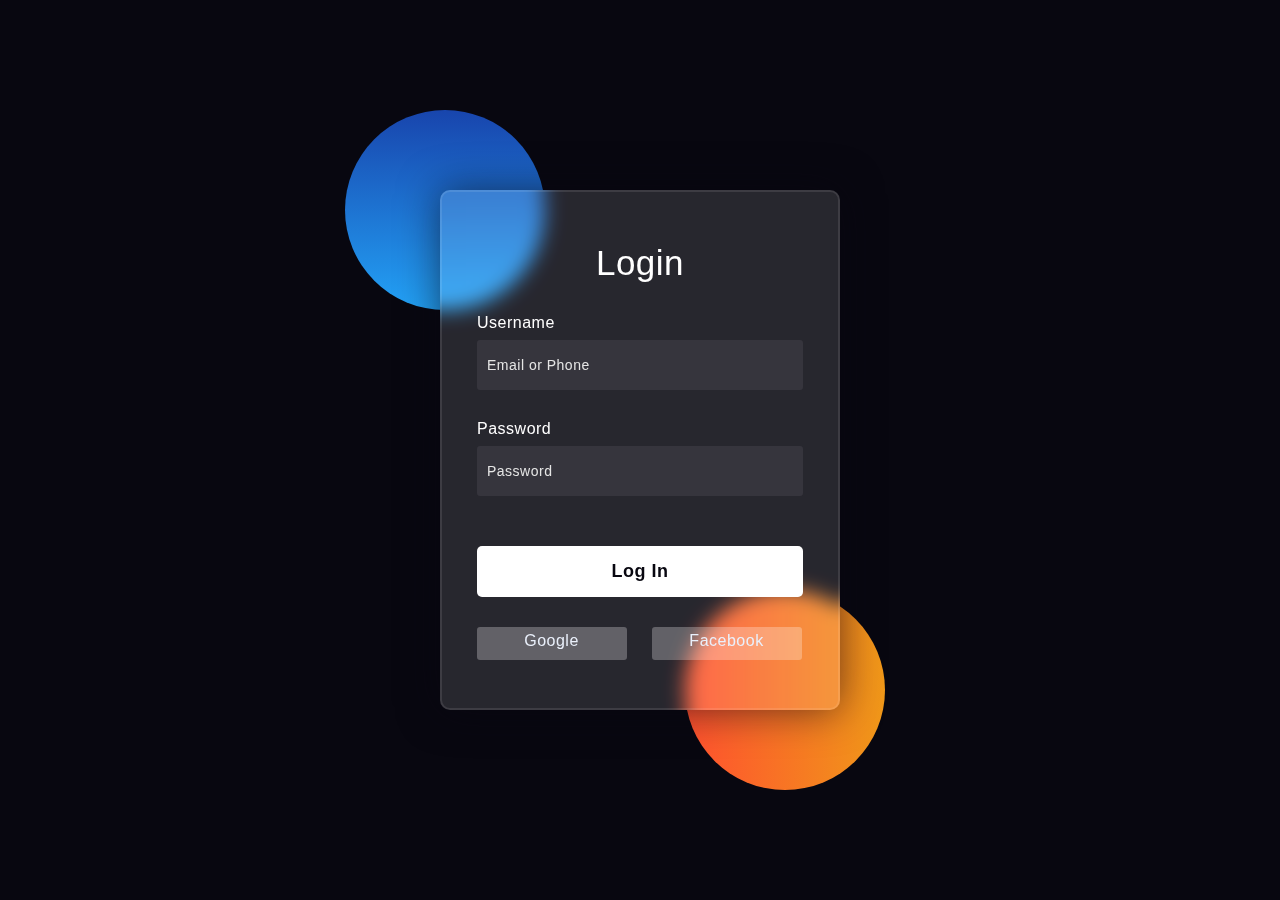
<file: post2/index.html>
<!DOCTYPE html>
<html lang="en">
<head>
    <meta charset="UTF-8">
    <meta http-equiv="X-UA-Compatible" content="IE=edge">
    <meta name="viewport" content="width=device-width, initial-scale=1.0">
    <title>Post 2 - Glassmorphism login Form </title>
    <link rel="stylesheet" href="style.css">

</head>
<body>
    <div class="background">
        <div class="shape"></div>
        <div class="shape"></div>
    </div>
    <form>
        <h3>Login</h3>

        <label for="username">Username</label>
        <input type="text" placeholder="Email or Phone" id="username">

        <label for="password">Password</label>
        <input type="password" placeholder="Password" id="password">

        <button>Log In</button>
        <div class="social">
          <div class="go"><i class="fab fa-google"></i>  Google</div>
          <div class="fb"><i class="fab fa-facebook"></i>  Facebook</div>
        </div>
    </form>

    <script src="main.js"></script>
</body>
</html>
</file>
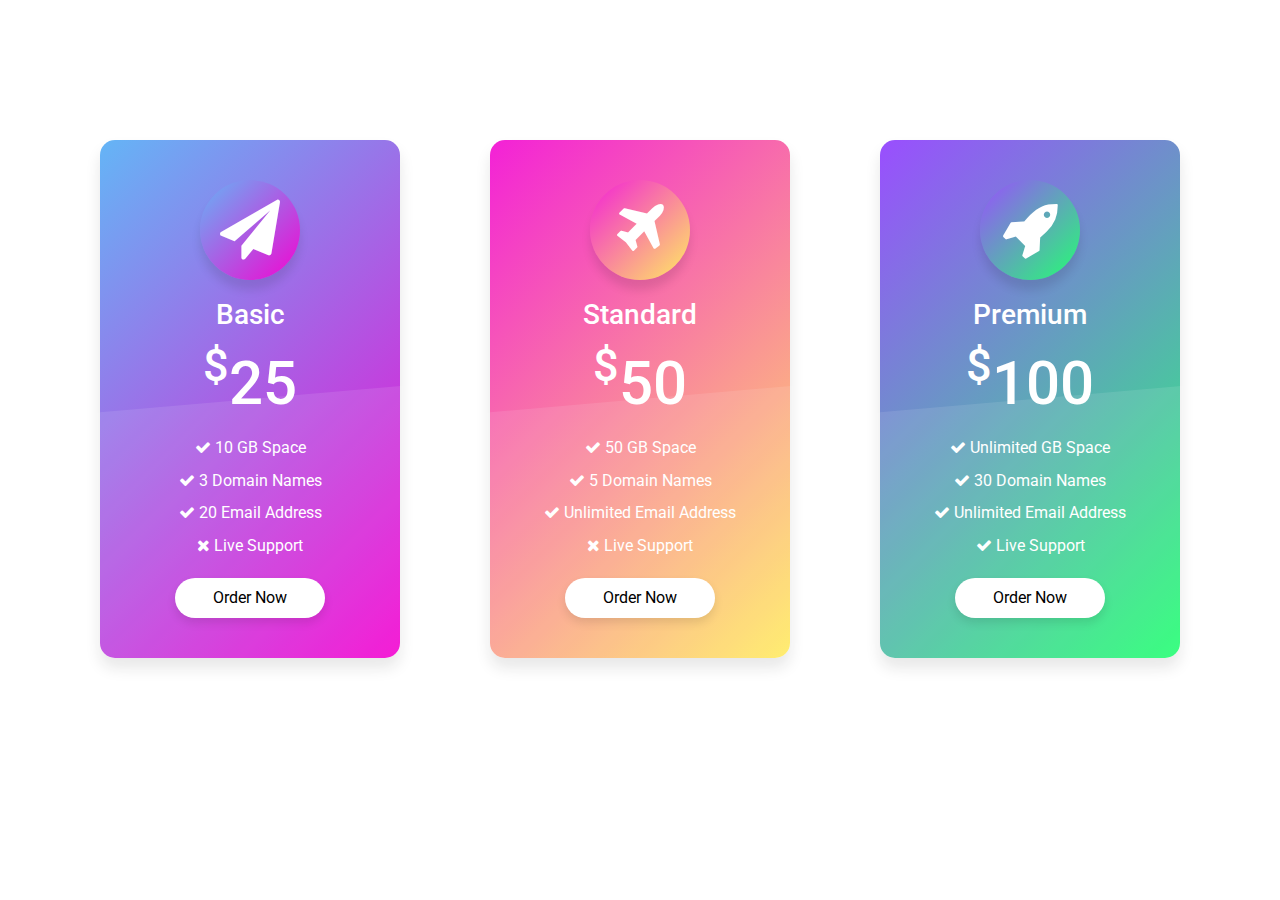
<file: post3/index.html>
<!DOCTYPE html>
<html lang="en">
<head>
  <meta charset="UTF-8">
  <title>Post 3 - Pricing Table</title>
  <meta name="viewport" content="width=device-width, initial-scale=1.0">
  <meta http-equiv="X-UA-Compatible" content="ie=edge">
<link href="https://maxcdn.bootstrapcdn.com/bootstrap/3.3.7/css/bootstrap.min.css" rel="stylesheet" >
<link href="https://maxcdn.bootstrapcdn.com/font-awesome/4.7.0/css/font-awesome.min.css" rel="stylesheet" >
<link rel="stylesheet" href="style.css">
</head>
<body>
<section>
  <div class="container-fluid">
    <div class="container">
      <div class="row">
        <div class="col-sm-4">
          <div class="card text-center">
            <div class="title">
              <i class="fa fa-paper-plane" aria-hidden="true"></i>
              <h2>Basic</h2>
            </div>
            <div class="price">
              <h4><sup>$</sup>25</h4>
            </div>
            <div class="option">
              <ul>
              <li> <i class="fa fa-check" aria-hidden="true"></i> 10 GB Space </li>
              <li> <i class="fa fa-check" aria-hidden="true"></i> 3 Domain Names </li>
              <li> <i class="fa fa-check" aria-hidden="true"></i> 20 Email Address </li>
              <li> <i class="fa fa-times" aria-hidden="true"></i> Live Support </li>
              </ul>
            </div>
            <a href="#">Order Now </a>
          </div>
        </div>
        <!-- END Col one -->
        <div class="col-sm-4">
          <div class="card text-center">
            <div class="title">
              <i class="fa fa-plane" aria-hidden="true"></i>
              <h2>Standard</h2>
            </div>
            <div class="price">
              <h4><sup>$</sup>50</h4>
            </div>
            <div class="option">
              <ul>
              <li> <i class="fa fa-check" aria-hidden="true"></i> 50 GB Space </li>
              <li> <i class="fa fa-check" aria-hidden="true"></i> 5 Domain Names </li>
              <li> <i class="fa fa-check" aria-hidden="true"></i> Unlimited Email Address </li>
              <li> <i class="fa fa-times" aria-hidden="true"></i> Live Support </li>
              </ul>
            </div>
            <a href="#">Order Now </a>
          </div>
        </div>
        <!-- END Col two -->
        <div class="col-sm-4">
          <div class="card text-center">
            <div class="title">
              <i class="fa fa-rocket" aria-hidden="true"></i>
              <h2>Premium</h2>
            </div>
            <div class="price">
              <h4><sup>$</sup>100</h4>
            </div>
            <div class="option">
              <ul>
              <li> <i class="fa fa-check" aria-hidden="true"></i> Unlimited GB Space </li>
              <li> <i class="fa fa-check" aria-hidden="true"></i> 30 Domain Names </li>
              <li> <i class="fa fa-check" aria-hidden="true"></i> Unlimited Email Address </li>
              <li> <i class="fa fa-check" aria-hidden="true"></i> Live Support </li>
              </ul>
            </div>
            <a href="#">Order Now </a>
          </div>
        </div>
        <!-- END Col three -->
      </div>
    </div>
  </div>
</section>
</body>
</html>
</file>
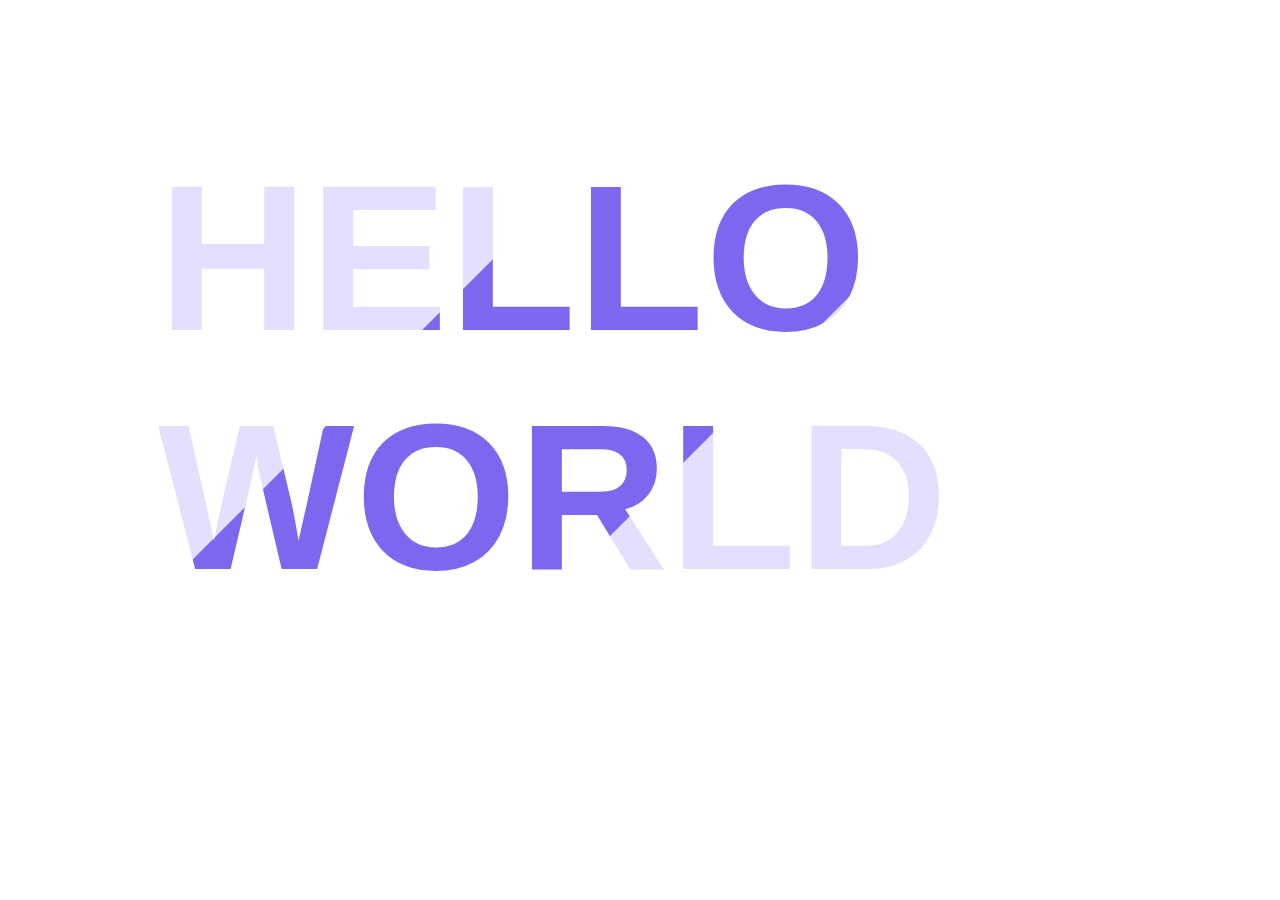
<file: post4/index.html>
<!DOCTYPE html>
<html lang="en">
<head>
    <meta charset="UTF-8">
    <meta http-equiv="X-UA-Compatible" content="IE=edge">
    <meta name="viewport" content="width=device-width, initial-scale=1.0">
    <title>Post 4 - COOL CSS TEXT ANIMATION</title>
    <link rel="stylesheet" href="style.css">
</head>
<body>
    
<h1>HELLO<br>WORLD</h1>

</body>
</html>
</file>
<file: post2/style.css>
*, *:before, *:after{
      padding: 0;
      margin: 0;
      box-sizing: border-box;
  }
  body{
      background-color: #080710;
  }
  .background{
      width: 430px;
      height: 520px;
      position: absolute;
      transform: translate(-50%,-50%);
      left: 50%;
      top: 50%;
  }
  .background .shape{
      height: 200px;
      width: 200px;
      position: absolute;
      border-radius: 50%;
  }
  .shape:first-child{
      background: linear-gradient(
          #1845ad,
          #23a2f6
      );
      left: -80px;
      top: -80px;
  }
  .shape:last-child{
      background: linear-gradient(
          to right,
          #ff512f,
          #f09819
      );
      right: -30px;
      bottom: -80px;
  }


  form{
      height: 520px;
      width: 400px;
      background-color: rgba(255,255,255,0.13);
      position: absolute;
      transform: translate(-50%,-50%);
      top: 50%;
      left: 50%;
      border-radius: 10px;
      backdrop-filter: blur(10px);
      border: 2px solid rgba(255,255,255,0.1);
      box-shadow: 0 0 40px rgba(8,7,16,0.6);
      padding: 50px 35px;
  }
  form *{
      font-family: 'Poppins',sans-serif;
      color: #ffffff;
      letter-spacing: 0.5px;
      outline: none;
      border: none;
  }
  form h3{
      font-size: 35px;
      font-weight: 500;
      line-height: 42px;
      text-align: center;
  }
  
  label{
      display: block;
      margin-top: 30px;
      font-size: 16px;
      font-weight: 500;
  }


  input{
      display: block;
      height: 50px;
      width: 100%;
      background-color: rgba(255,255,255,0.07);
      border-radius: 3px;
      padding: 0 10px;
      margin-top: 8px;
      font-size: 14px;
      font-weight: 300;
  }
  ::placeholder{
      color: #e5e5e5;
  }
  button{
      margin-top: 50px;
      width: 100%;
      background-color: #ffffff;
      color: #080710;
      padding: 15px 0;
      font-size: 18px;
      font-weight: 600;
      border-radius: 5px;
      cursor: pointer;
      transition: .3s;
  }
  form button:hover {
      color: #23a2f6;
      transition: .3s;
  }


  .social{
    margin-top: 30px;
    display: flex;
  }
  .social div{
    background: red;
    width: 150px;
    border-radius: 3px;
    padding: 5px 10px 10px 5px;
    background-color: rgba(255,255,255,0.27);
    transition: .3s;
    color: #eaf0fb;
    text-align: center;
  }
  .social div:hover{
    background-color: rgba(255,255,255,0.47);
    transition: .3s;
  }
  .social .fb{
    margin-left: 25px;
  }
  .social i{
    margin-right: 4px;
  }
</file>
<file: post3/style.css>
@import url('https://fonts.googleapis.com/css?family=Roboto:300');
body{
  margin: 0;
  padding: 0;
 font-family: 'Roboto', sans-serif !important;
}
section{
  width: 100%;
  height: 100vh;
  -webkit-box-sizing: border-box;
          box-sizing: border-box;
          padding: 140px 0;
}
.card{
  position: relative;
  max-width: 300px;
  height: auto;
  background: linear-gradient(-45deg,#fe0847,#feae3f);
  border-radius: 15px;
  margin: 0 auto;
  padding: 40px 20px;
  -webkit-box-shadow: 0 10px 15px rgba(0,0,0,.1) ;
          box-shadow: 0 10px 15px rgba(0,0,0,.1) ;
-webkit-transition: .5s;
transition: .5s;
}
.card:hover{
  -webkit-transform: scale(1.1);
          transform: scale(1.1);
}
.col-sm-4:nth-child(1) .card ,
.col-sm-4:nth-child(1) .card .title .fa{
  background: linear-gradient(-45deg,#f403d1,#64b5f6);

}
.col-sm-4:nth-child(2) .card,
.col-sm-4:nth-child(2) .card .title .fa{
  background: linear-gradient(-45deg,#ffec61,#f321d7);

}
.col-sm-4:nth-child(3) .card,
.col-sm-4:nth-child(3) .card .title .fa{
  background: linear-gradient(-45deg,#24ff72,#9a4eff);

}
.card::before{
  content: '';
  position: absolute;
  bottom: 0;
  left: 0;
  width: 100%;
  height: 40%;
  background: rgba(255, 255, 255, .1);
z-index: 1;
-webkit-transform: skewY(-5deg) scale(1.5);
        transform: skewY(-5deg) scale(1.5);
}
.title .fa{
  color:#fff;
  font-size: 60px;
  width: 100px;
  height: 100px;
  border-radius:  50%;
  text-align: center;
  line-height: 100px;
  -webkit-box-shadow: 0 10px 10px rgba(0,0,0,.1) ;
          box-shadow: 0 10px 10px rgba(0,0,0,.1) ;

}
.title h2 {
  position: relative;
  margin: 20px  0 0;
  padding: 0;
  color: #fff;
  font-size: 28px;
 z-index: 2;
}
.price,.option{
  position: relative;
  z-index: 2;
}
.price h4 {
margin: 0;
padding: 20px 0 ;
color: #fff;
font-size: 60px;
}
.option ul {
  margin: 0;
  padding: 0;

}
.option ul li {
margin: 0 0 10px;
padding: 0;
list-style: none;
color: #fff;
font-size: 16px;
}
.card a {
  position: relative;
  z-index: 2;
  background: #fff;
  color : black;
  width: 150px;
  height: 40px;
  line-height: 40px;
  border-radius: 40px;
  display: block;
  text-align: center;
  margin: 20px auto 0 ;
  font-size: 16px;
  cursor: pointer;
  -webkit-box-shadow: 0 5px 10px rgba(0, 0, 0, .1);
          box-shadow: 0 5px 10px rgba(0, 0, 0, .1);

}
.card a:hover{
    text-decoration: none;
}
</file>
<file: post4/style.css>
h1 {

    margin-left: 150px;
    font-size: 13em;
    letter-spacing: 1px;
    font-weight: bold;
    font-family: 'Montserrat', sans-serif;
    background: url('./background.png');
    -webkit-background-clip: text;
    -webkit-text-fill-color: transparent;
    animation: text 7.5s linear infinite;
}

@keyframes text {
    from {background-position: 0% 50%;}
    to {background-position: 100% 100%;}
}
</file>
